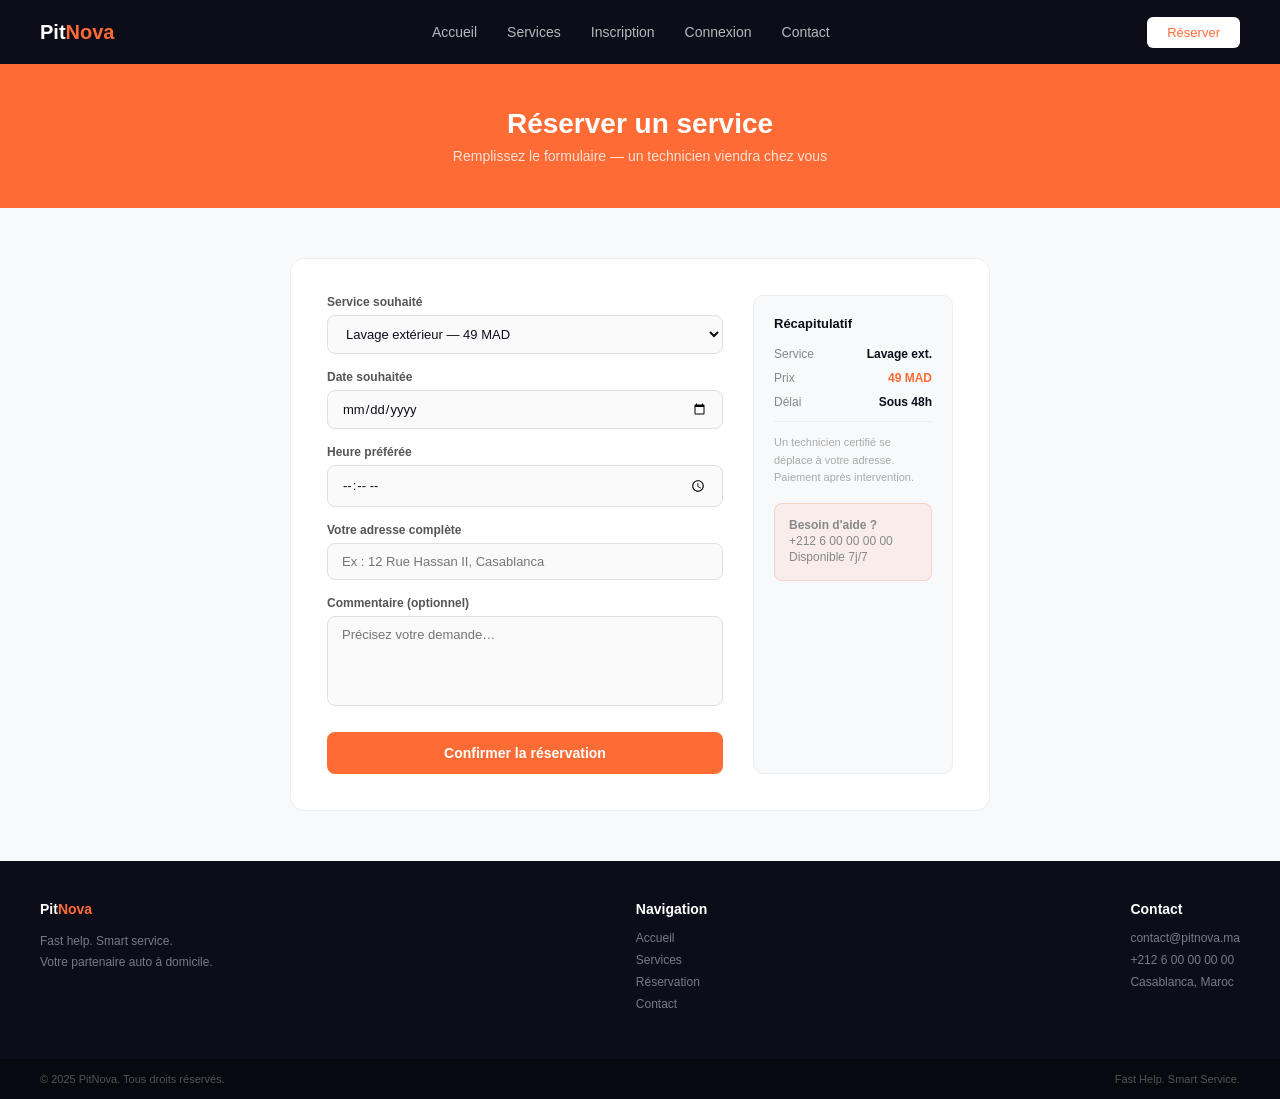
<file: booking.html>
<!DOCTYPE html>
<html lang="fr">
<head>
  <meta charset="UTF-8">
  <meta name="viewport" content="width=device-width, initial-scale=1.0">
  <title>PitNova — Réservation</title>
  <link rel="stylesheet" href="css/style.css">
</head>
<body>

  <!-- NAVIGATION -->
  <div class="nav">
    <a href="index.html" class="nav-logo">Pit<span>Nova</span></a>
    <ul>
      <li><a href="index.html">Accueil</a></li>
      <li><a href="services.html">Services</a></li>
      <li><a href="register.html">Inscription</a></li>
      <li><a href="login.html">Connexion</a></li>
      <li><a href="contact.html">Contact</a></li>
    </ul>
    <a href="booking.html" class="btn-cta" style="background-color:#fff; color:#FF6B35;">Réserver</a>
  </div>

  <!-- BANNIERE -->
  <div class="booking-banner">
    <h2>Réserver un service</h2>
    <p>Remplissez le formulaire — un technicien viendra chez vous</p>
  </div>

  <!-- FORMULAIRE RESERVATION -->
  <div class="booking-section">
    <div class="booking-box">

      <!-- FORMULAIRE GAUCHE -->
      <div class="booking-form">
        <form action="php/booking_db.php" method="POST">

          <div class="form-group">
            <p>Service souhaité</p>
            <select name="service_id" required>
              <option value="1">Lavage extérieur — 49 MAD</option>
              <option value="2">Lavage complet — 129 MAD</option>
              <option value="3">Dépannage urgent — 200 MAD</option>
              <option value="4">Révision générale — 350 MAD</option>
              <option value="5">Diagnostic électronique — 150 MAD</option>
              <option value="6">Entretien pneumatiques — 80 MAD</option>
            </select>
          </div>

          <div class="form-group">
            <p>Date souhaitée</p>
            <input type="date" name="date" required>
          </div>

          <div class="form-group">
            <p>Heure préférée</p>
            <input type="time" name="heure">
          </div>

          <div class="form-group">
            <p>Votre adresse complète</p>
            <input type="text" name="adresse" placeholder="Ex : 12 Rue Hassan II, Casablanca" required>
          </div>

          <div class="form-group">
            <p>Commentaire (optionnel)</p>
            <textarea name="commentaire" placeholder="Précisez votre demande…"></textarea>
          </div>

          <input type="submit" class="btn-full" value="Confirmer la réservation">

        </form>
      </div>

      <!-- RECAPITULATIF DROITE -->
      <div class="recap">
        <h4>Récapitulatif</h4>
        <div class="recap-row">
          <span>Service</span>
          <span>Lavage ext.</span>
        </div>
        <div class="recap-row">
          <span>Prix</span>
          <span style="color:#FF6B35; font-weight:bold;">49 MAD</span>
        </div>
        <div class="recap-row">
          <span>Délai</span>
          <span>Sous 48h</span>
        </div>
        <hr class="recap-divider">
        <p class="recap-note">Un technicien certifié se déplace à votre adresse. Paiement après intervention.</p>
        <div class="aide">
          <p class="aide-title">Besoin d'aide ?</p>
          <p>+212 6 00 00 00 00</p>
          <p>Disponible 7j/7</p>
        </div>
      </div>

    </div>
  </div>

  <!-- FOOTER -->
  <div class="footer">
    <div class="footer-col">
      <h4>Pit<span style="color:#FF6B35;">Nova</span></h4>
      <p>Fast help. Smart service.<br>Votre partenaire auto à domicile.</p>
    </div>
    <div class="footer-col">
      <h4>Navigation</h4>
      <a href="index.html">Accueil</a>
      <a href="services.html">Services</a>
      <a href="booking.html">Réservation</a>
      <a href="contact.html">Contact</a>
    </div>
    <div class="footer-col">
      <h4>Contact</h4>
      <a href="#">contact@pitnova.ma</a>
      <a href="#">+212 6 00 00 00 00</a>
      <a href="#">Casablanca, Maroc</a>
    </div>
  </div>
  <div class="footer-bottom">
    <span>© 2025 PitNova. Tous droits réservés.</span>
    <span>Fast Help. Smart Service.</span>
  </div>

  <script src="js/script.js"></script>
</body>
</html>
</file>
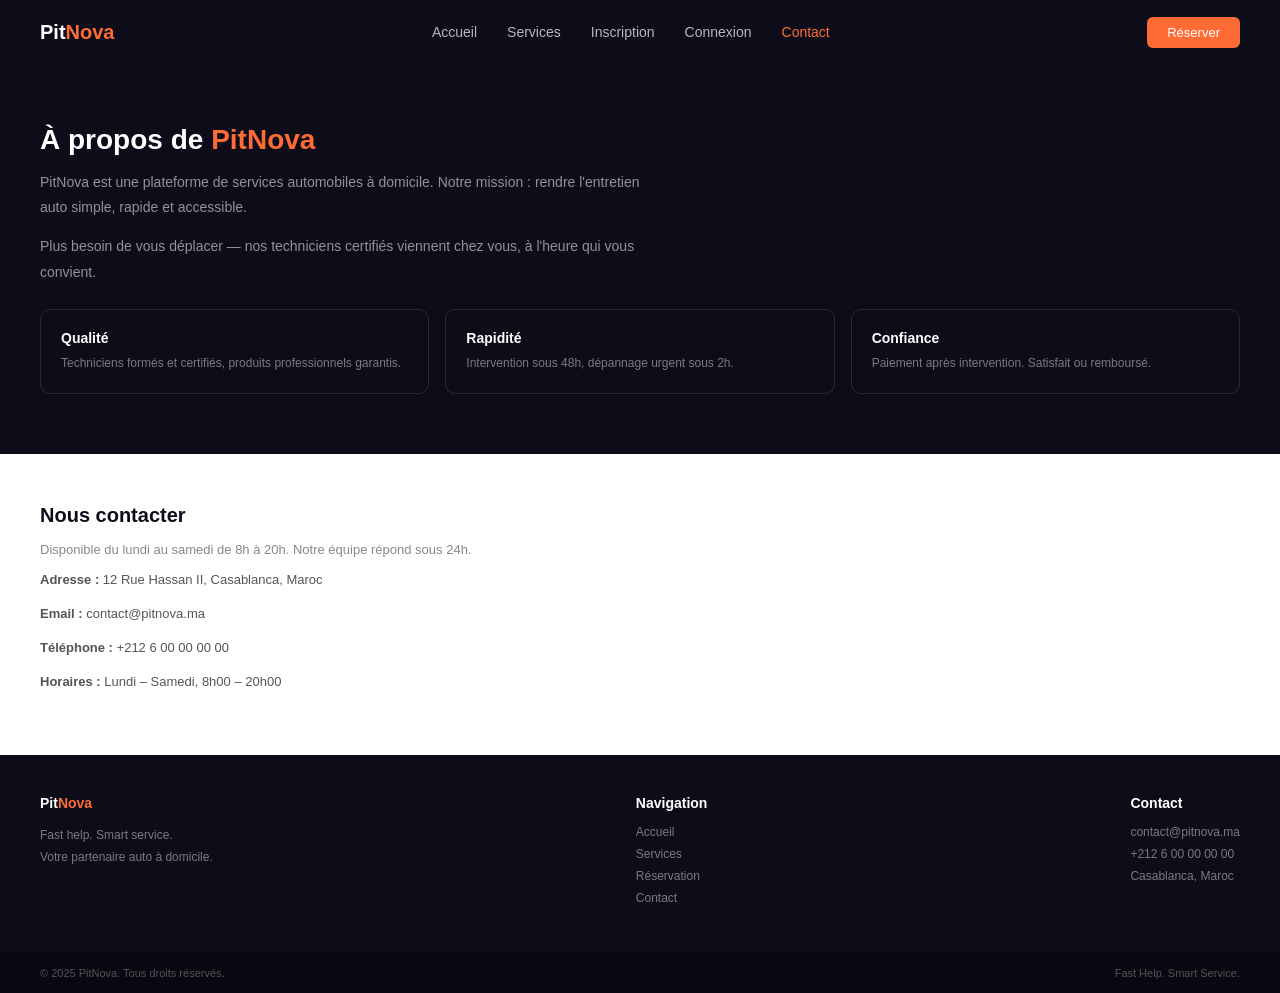
<file: contact.html>
<!DOCTYPE html>
<html lang="fr">
<head>
  <meta charset="UTF-8">
  <meta name="viewport" content="width=device-width, initial-scale=1.0">
  <title>PitNova — Contact</title>
  <link rel="stylesheet" href="css/style.css">
</head>
<body>

  <!-- NAVIGATION -->
  <div class="nav">
    <a href="index.html" class="nav-logo">Pit<span>Nova</span></a>
    <ul>
      <li><a href="index.html">Accueil</a></li>
      <li><a href="services.html">Services</a></li>
      <li><a href="register.html">Inscription</a></li>
      <li><a href="login.html">Connexion</a></li>
      <li><a href="contact.html" class="active">Contact</a></li>
    </ul>
    <a href="booking.html" class="btn-cta">Réserver</a>
  </div>

  <!-- A PROPOS -->
  <div class="about">
    <h2>À propos de <span>PitNova</span></h2>
    <p>PitNova est une plateforme de services automobiles à domicile. Notre mission : rendre l'entretien auto simple, rapide et accessible.</p>
    <p>Plus besoin de vous déplacer — nos techniciens certifiés viennent chez vous, à l'heure qui vous convient.</p>
    <div class="values-grid">
      <div class="value-card">
        <h4>Qualité</h4>
        <p>Techniciens formés et certifiés, produits professionnels garantis.</p>
      </div>
      <div class="value-card">
        <h4>Rapidité</h4>
        <p>Intervention sous 48h, dépannage urgent sous 2h.</p>
      </div>
      <div class="value-card">
        <h4>Confiance</h4>
        <p>Paiement après intervention. Satisfait ou remboursé.</p>
      </div>
    </div>
  </div>

  <!-- CONTACT INFO -->
  <div class="contact-section">
    <h3>Nous contacter</h3>
    <p>Disponible du lundi au samedi de 8h à 20h. Notre équipe répond sous 24h.</p>
    <div class="info-item">
      <p><strong>Adresse :</strong> 12 Rue Hassan II, Casablanca, Maroc</p>
    </div>
    <div class="info-item">
      <p><strong>Email :</strong> contact@pitnova.ma</p>
    </div>
    <div class="info-item">
      <p><strong>Téléphone :</strong> +212 6 00 00 00 00</p>
    </div>
    <div class="info-item">
      <p><strong>Horaires :</strong> Lundi – Samedi, 8h00 – 20h00</p>
    </div>
  </div>

  <!-- FOOTER -->
  <div class="footer">
    <div class="footer-col">
      <h4>Pit<span style="color:#FF6B35;">Nova</span></h4>
      <p>Fast help. Smart service.<br>Votre partenaire auto à domicile.</p>
    </div>
    <div class="footer-col">
      <h4>Navigation</h4>
      <a href="index.html">Accueil</a>
      <a href="services.html">Services</a>
      <a href="booking.html">Réservation</a>
      <a href="contact.html">Contact</a>
    </div>
    <div class="footer-col">
      <h4>Contact</h4>
      <a href="#">contact@pitnova.ma</a>
      <a href="#">+212 6 00 00 00 00</a>
      <a href="#">Casablanca, Maroc</a>
    </div>
  </div>
  <div class="footer-bottom">
    <span>© 2025 PitNova. Tous droits réservés.</span>
    <span>Fast Help. Smart Service.</span>
  </div>

  <script src="js/script.js"></script>
</body>
</html>
</file>
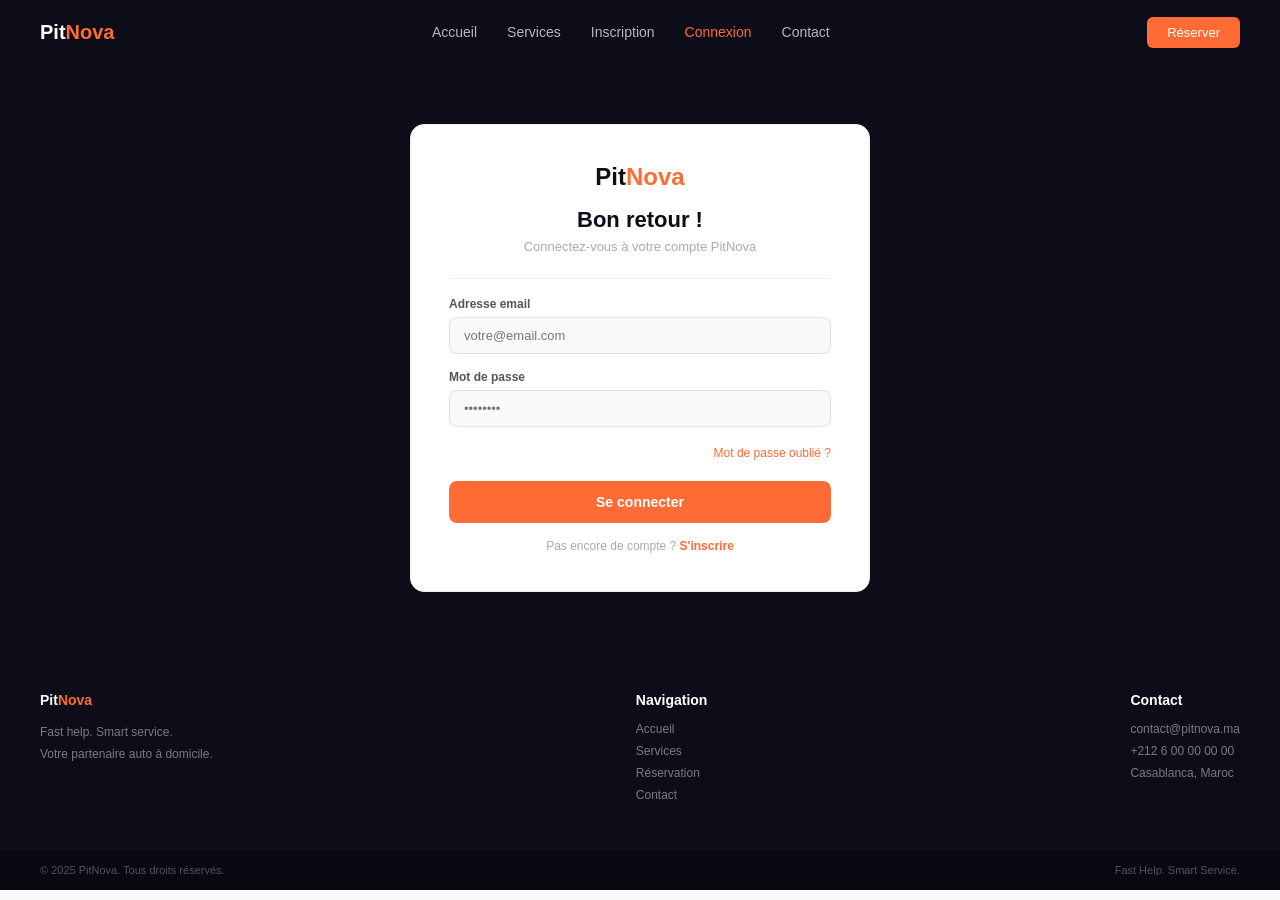
<file: login.html>
<!DOCTYPE html>
<html lang="fr">
<head>
  <meta charset="UTF-8">
  <meta name="viewport" content="width=device-width, initial-scale=1.0">
  <title>PitNova — Connexion</title>
  <link rel="stylesheet" href="css/style.css">
</head>
<body>

  <!-- NAVIGATION -->
  <div class="nav">
    <a href="index.html" class="nav-logo">Pit<span>Nova</span></a>
    <ul>
      <li><a href="index.html">Accueil</a></li>
      <li><a href="services.html">Services</a></li>
      <li><a href="register.html">Inscription</a></li>
      <li><a href="login.html" class="active">Connexion</a></li>
      <li><a href="contact.html">Contact</a></li>
    </ul>
    <a href="booking.html" class="btn-cta">Réserver</a>
  </div>

  <!-- FORMULAIRE CONNEXION -->
  <div class="form-section dark">
    <div class="form-box">

      <div class="form-logo">Pit<span>Nova</span></div>

      <h2 class="center">Bon retour !</h2>
      <p class="sub center">Connectez-vous à votre compte PitNova</p>

      <hr class="divider-line">

      <form action="php/login_db.php" method="POST">

        <div class="form-group">
          <p>Adresse email</p>
          <input type="email" name="email" placeholder="votre@email.com" required>
        </div>

        <div class="form-group">
          <p>Mot de passe</p>
          <input type="password" name="password" placeholder="••••••••" required>
        </div>

        <div class="forgot-link">
          <a href="#">Mot de passe oublié ?</a>
        </div>

        <input type="submit" class="btn-full" value="Se connecter">

      </form>

      <p class="form-link">Pas encore de compte ? <a href="register.html">S'inscrire</a></p>

    </div>
  </div>

  <!-- FOOTER -->
  <div class="footer">
    <div class="footer-col">
      <h4>Pit<span style="color:#FF6B35;">Nova</span></h4>
      <p>Fast help. Smart service.<br>Votre partenaire auto à domicile.</p>
    </div>
    <div class="footer-col">
      <h4>Navigation</h4>
      <a href="index.html">Accueil</a>
      <a href="services.html">Services</a>
      <a href="booking.html">Réservation</a>
      <a href="contact.html">Contact</a>
    </div>
    <div class="footer-col">
      <h4>Contact</h4>
      <a href="#">contact@pitnova.ma</a>
      <a href="#">+212 6 00 00 00 00</a>
      <a href="#">Casablanca, Maroc</a>
    </div>
  </div>
  <div class="footer-bottom">
    <span>© 2025 PitNova. Tous droits réservés.</span>
    <span>Fast Help. Smart Service.</span>
  </div>

  <script src="js/script.js"></script>
</body>
</html>
</file>
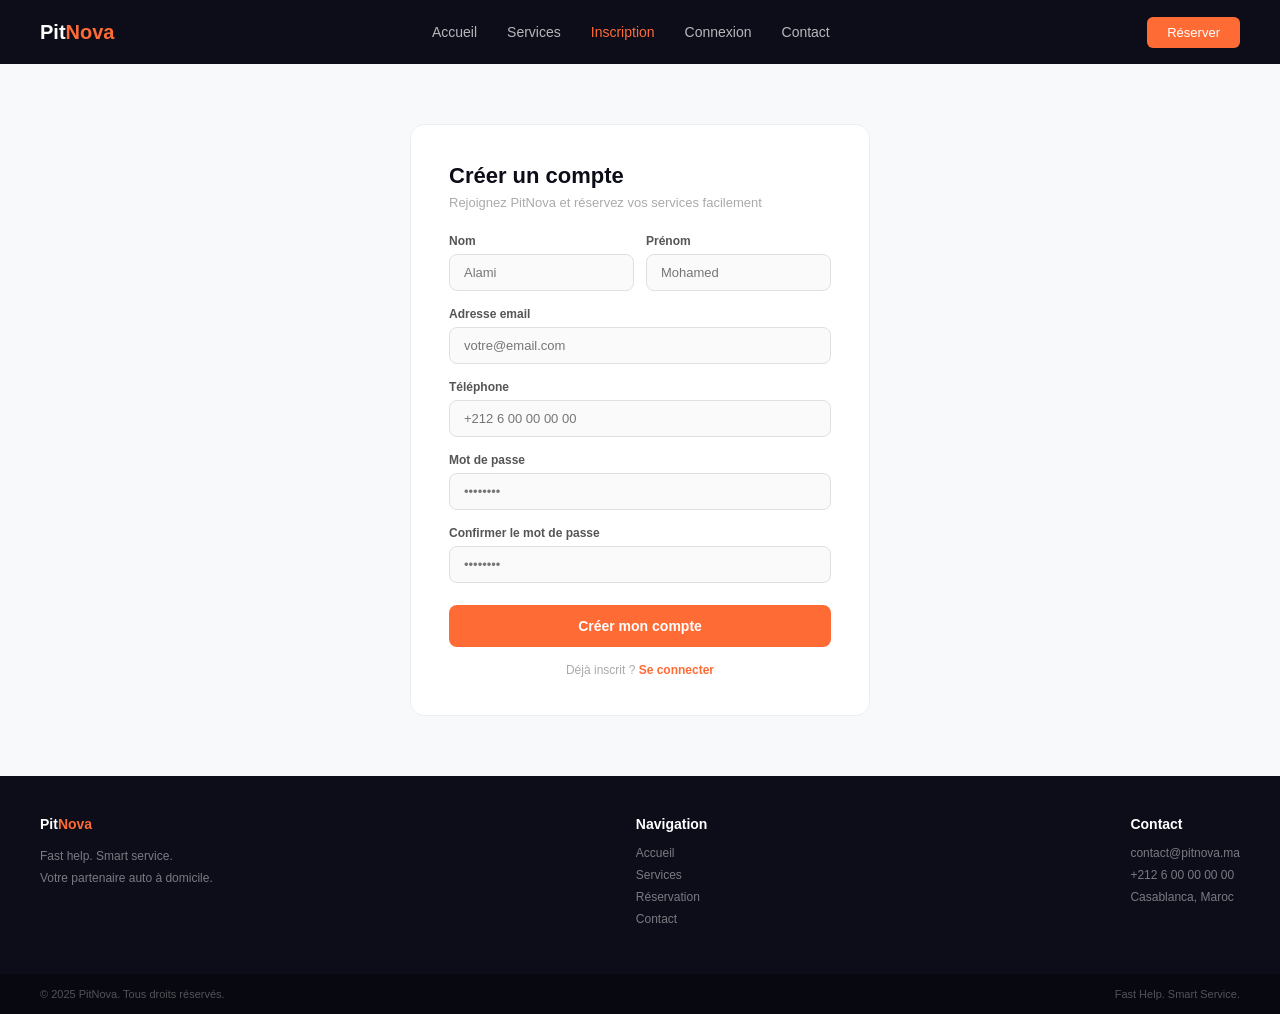
<file: register.html>
<!DOCTYPE html>
<html lang="fr">
<head>
  <meta charset="UTF-8">
  <meta name="viewport" content="width=device-width, initial-scale=1.0">
  <title>PitNova — Inscription</title>
  <link rel="stylesheet" href="css/style.css">
</head>
<body>

  <!-- NAVIGATION -->
  <div class="nav">
    <a href="index.html" class="nav-logo">Pit<span>Nova</span></a>
    <ul>
      <li><a href="index.html">Accueil</a></li>
      <li><a href="services.html">Services</a></li>
      <li><a href="register.html" class="active">Inscription</a></li>
      <li><a href="login.html">Connexion</a></li>
      <li><a href="contact.html">Contact</a></li>
    </ul>
    <a href="booking.html" class="btn-cta">Réserver</a>
  </div>

  <!-- FORMULAIRE INSCRIPTION -->
  <div class="form-section">
    <div class="form-box">
      <h2>Créer un compte</h2>
      <p class="sub">Rejoignez PitNova et réservez vos services facilement</p>

      <form action="php/register_db.php" method="POST">

        <div class="form-row">
          <div class="form-group">
            <p>Nom</p>
            <input type="text" name="nom" placeholder="Alami" required>
          </div>
          <div class="form-group">
            <p>Prénom</p>
            <input type="text" name="prenom" placeholder="Mohamed" required>
          </div>
        </div>

        <div class="form-group">
          <p>Adresse email</p>
          <input type="email" name="email" placeholder="votre@email.com" required>
        </div>

        <div class="form-group">
          <p>Téléphone</p>
          <input type="tel" name="telephone" placeholder="+212 6 00 00 00 00" required>
        </div>

        <div class="form-group">
          <p>Mot de passe</p>
          <input type="password" name="password" placeholder="••••••••" required>
        </div>

        <div class="form-group">
          <p>Confirmer le mot de passe</p>
          <input type="password" name="confirm" placeholder="••••••••" required>
        </div>

        <input type="submit" class="btn-full" value="Créer mon compte">

      </form>

      <p class="form-link">Déjà inscrit ? <a href="login.html">Se connecter</a></p>
    </div>
  </div>

  <!-- FOOTER -->
  <div class="footer">
    <div class="footer-col">
      <h4>Pit<span style="color:#FF6B35;">Nova</span></h4>
      <p>Fast help. Smart service.<br>Votre partenaire auto à domicile.</p>
    </div>
    <div class="footer-col">
      <h4>Navigation</h4>
      <a href="index.html">Accueil</a>
      <a href="services.html">Services</a>
      <a href="booking.html">Réservation</a>
      <a href="contact.html">Contact</a>
    </div>
    <div class="footer-col">
      <h4>Contact</h4>
      <a href="#">contact@pitnova.ma</a>
      <a href="#">+212 6 00 00 00 00</a>
      <a href="#">Casablanca, Maroc</a>
    </div>
  </div>
  <div class="footer-bottom">
    <span>© 2025 PitNova. Tous droits réservés.</span>
    <span>Fast Help. Smart Service.</span>
  </div>

  <script src="js/script.js"></script>
</body>
</html>
</file>
<file: css/style.css>
/* =============================================
   PITNOVA — style.css
   Couleurs : Orange #FF6B35 | Sombre #0d0d1a | Jaune #FFD166
============================================= */

/* === GLOBAL === */
* {
  margin: 0;
  padding: 0;
  box-sizing: border-box;
}

body {
  font-family: Arial, sans-serif;
  background-color: #f8f9fa;
  color: #0d0d1a;
}

/* === NAVIGATION === */
.nav {
  background-color: #0d0d1a;
  display: flex;
  align-items: center;
  justify-content: space-between;
  padding: 0 40px;
  height: 64px;
}

.nav-logo {
  color: #fff;
  font-size: 20px;
  font-weight: bold;
  text-decoration: none;
}

.nav-logo span {
  color: #FF6B35;
}

.nav ul {
  display: flex;
  list-style: none;
}

.nav ul li a {
  color: rgba(255, 255, 255, 0.7);
  text-decoration: none;
  margin: 0 15px;
  font-size: 14px;
}

.nav ul li a.active {
  color: #FF6B35;
}

.btn-cta {
  background-color: #FF6B35;
  color: #fff;
  padding: 8px 20px;
  border-radius: 6px;
  text-decoration: none;
  font-size: 13px;
}

/* === HERO === */
.hero {
  background-color: #0d0d1a;
  padding: 80px 40px;
  text-align: center;
}

.hero h1 {
  color: #fff;
  font-size: 40px;
  margin-bottom: 16px;
  line-height: 1.3;
}

.hero h1 span {
  color: #FF6B35;
}

.hero p {
  color: #fff;
  opacity: 0.6;
  font-size: 15px;
  margin-bottom: 28px;
}

.hero-btns {
  display: flex;
  gap: 12px;
  justify-content: center;
}

.btn-primary {
  background-color: #FF6B35;
  color: #fff;
  padding: 12px 28px;
  border-radius: 8px;
  text-decoration: none;
  font-size: 14px;
}

.btn-outline {
  background-color: transparent;
  color: #fff;
  border: 1px solid rgba(255, 255, 255, 0.4);
  padding: 12px 28px;
  border-radius: 8px;
  text-decoration: none;
  font-size: 14px;
}

/* === STATS === */
.stats {
  background-color: #FF6B35;
  display: flex;
  justify-content: space-around;
  padding: 20px 40px;
}

.stat-item {
  text-align: center;
}

.stat-num {
  font-size: 24px;
  font-weight: bold;
  color: #fff;
  display: block;
}

.stat-lbl {
  font-size: 11px;
  color: #fff;
  opacity: 0.8;
  display: block;
}

/* === SERVICES === */
.services {
  background-color: #f8f9fa;
  padding: 60px 40px;
  text-align: center;
}

.services h2 {
  color: #0d0d1a;
  font-size: 28px;
  margin-bottom: 10px;
}

.services p.sub {
  color: #888;
  font-size: 14px;
  margin-bottom: 30px;
}

.cards-grid {
  display: flex;
  gap: 20px;
  justify-content: center;
  flex-wrap: wrap;
}

.card {
  background-color: #fff;
  border: 1px solid #eee;
  border-radius: 12px;
  width: 220px;
  overflow: hidden;
  text-align: left;
}

.card img {
  width: 100%;
  height: 130px;
  object-fit: cover;
}

.card-img-placeholder {
  width: 100%;
  height: 130px;
  background-color: #e9ecef;
  display: flex;
  align-items: center;
  justify-content: center;
  color: #aaa;
  font-size: 12px;
}

.card h3 {
  color: #0d0d1a;
  font-size: 15px;
  margin: 12px 16px 6px;
}

.card p {
  color: #888;
  font-size: 12px;
  margin: 0 16px 10px;
  line-height: 1.5;
}

.prix {
  color: #FF6B35;
  font-size: 17px;
  font-weight: bold;
  margin: 0 16px;
  display: block;
}

.btn-sm {
  background-color: #0d0d1a;
  color: #fff;
  padding: 8px 16px;
  border-radius: 6px;
  text-decoration: none;
  font-size: 12px;
  margin: 10px 16px 16px;
  display: inline-block;
}

/* === PAGE BANNER === */
.page-banner {
  background-color: #0d0d1a;
  padding: 50px 40px;
  text-align: center;
}

.page-banner h2 {
  color: #fff;
  font-size: 30px;
  margin-top: 10px;
}

.page-banner h2 span {
  color: #FF6B35;
}

.page-banner p {
  color: rgba(255, 255, 255, 0.55);
  font-size: 14px;
  margin-top: 8px;
}

.tag {
  background-color: rgba(255, 107, 53, 0.12);
  color: #FF6B35;
  font-size: 11px;
  padding: 4px 14px;
  border-radius: 20px;
  border: 1px solid rgba(255, 107, 53, 0.4);
  display: inline-block;
}

/* === ABOUT === */
.about {
  background-color: #0d0d1a;
  padding: 60px 40px;
}

.about h2 {
  color: #fff;
  font-size: 28px;
  margin-bottom: 14px;
}

.about h2 span {
  color: #FF6B35;
}

.about p {
  color: rgba(255, 255, 255, 0.55);
  font-size: 14px;
  line-height: 1.8;
  margin-bottom: 14px;
  max-width: 600px;
}

.values-grid {
  display: flex;
  gap: 16px;
  margin-top: 24px;
}

.value-card {
  border: 1px solid rgba(255, 255, 255, 0.12);
  border-radius: 10px;
  padding: 20px;
  flex: 1;
}

.value-card h4 {
  color: #fff;
  font-size: 14px;
  margin-bottom: 8px;
}

.value-card p {
  color: rgba(255, 255, 255, 0.45);
  font-size: 12px;
  line-height: 1.6;
  margin-bottom: 0;
}

/* === CONTACT INFO === */
.contact-section {
  background-color: #fff;
  padding: 50px 40px;
}

.contact-section h3 {
  font-size: 20px;
  color: #0d0d1a;
  margin-bottom: 12px;
}

.contact-section p {
  font-size: 13px;
  color: #888;
  margin-bottom: 8px;
  line-height: 1.7;
}

.info-item {
  display: flex;
  gap: 10px;
  margin-bottom: 12px;
  align-items: flex-start;
}

.info-item p {
  font-size: 13px;
  color: #555;
  margin: 0;
}

/* === FORMULAIRES === */
.form-section {
  background-color: #f8f9fa;
  padding: 60px 40px;
  display: flex;
  justify-content: center;
}

.form-section.dark {
  background-color: #0d0d1a;
}

.form-box {
  background-color: #fff;
  border: 1px solid #eee;
  border-radius: 14px;
  padding: 38px;
  width: 460px;
}

.form-box h2 {
  font-size: 22px;
  color: #0d0d1a;
  margin-bottom: 6px;
  text-align: left;
}

.form-box h2.center {
  text-align: center;
}

.form-box p.sub {
  font-size: 13px;
  color: #aaa;
  margin-bottom: 24px;
  text-align: left;
}

.form-box p.sub.center {
  text-align: center;
}

.form-logo {
  text-align: center;
  font-size: 24px;
  font-weight: bold;
  color: #0d0d1a;
  margin-bottom: 16px;
}

.form-logo span {
  color: #FF6B35;
}

.divider-line {
  height: 1px;
  background-color: #eee;
  border: none;
  margin: 18px 0;
}

.form-group {
  margin-bottom: 16px;
  text-align: left;
}

.form-group p {
  font-size: 12px;
  color: #555;
  font-weight: bold;
  margin-bottom: 6px;
}

.form-group input,
.form-group select,
.form-group textarea {
  width: 100%;
  padding: 10px 14px;
  border: 1px solid #e0e0e0;
  border-radius: 8px;
  font-size: 13px;
  color: #0d0d1a;
  background-color: #fafafa;
  font-family: Arial, sans-serif;
}

.form-group textarea {
  height: 90px;
  resize: none;
}

.form-row {
  display: flex;
  gap: 12px;
}

.form-row .form-group {
  flex: 1;
}

.btn-full {
  width: 100%;
  background-color: #FF6B35;
  color: #fff;
  border: none;
  padding: 13px;
  border-radius: 8px;
  font-size: 14px;
  font-weight: bold;
  cursor: pointer;
  margin-top: 6px;
}

.forgot-link {
  text-align: right;
  margin-bottom: 14px;
}

.forgot-link a {
  font-size: 12px;
  color: #FF6B35;
  text-decoration: none;
}

.form-link {
  text-align: center;
  font-size: 12px;
  color: #aaa;
  margin-top: 16px;
}

.form-link a {
  color: #FF6B35;
  text-decoration: none;
  font-weight: bold;
}

/* === BOOKING BANNER === */
.booking-banner {
  background-color: #FF6B35;
  padding: 44px 40px;
  text-align: center;
}

.booking-banner h2 {
  color: #fff;
  font-size: 28px;
}

.booking-banner p {
  color: rgba(255, 255, 255, 0.8);
  font-size: 14px;
  margin-top: 8px;
}

/* === BOOKING BOX === */
.booking-section {
  background-color: #f8f9fa;
  padding: 50px 40px;
  display: flex;
  justify-content: center;
}

.booking-box {
  background-color: #fff;
  border: 1px solid #eee;
  border-radius: 14px;
  padding: 36px;
  width: 700px;
  display: flex;
  gap: 30px;
}

.booking-form {
  flex: 1;
}

.recap {
  background-color: #f8f9fa;
  border: 1px solid #eee;
  border-radius: 10px;
  padding: 20px;
  width: 200px;
  flex-shrink: 0;
}

.recap h4 {
  font-size: 13px;
  color: #0d0d1a;
  margin-bottom: 16px;
  font-weight: bold;
}

.recap-row {
  display: flex;
  justify-content: space-between;
  margin-bottom: 10px;
}

.recap-row span:first-child {
  font-size: 12px;
  color: #888;
}

.recap-row span:last-child {
  font-size: 12px;
  color: #0d0d1a;
  font-weight: bold;
}

.recap-divider {
  height: 1px;
  background-color: #eee;
  border: none;
  margin: 12px 0;
}

.recap-note {
  font-size: 11px;
  color: #aaa;
  line-height: 1.6;
}

.aide {
  background-color: rgba(255, 107, 53, 0.08);
  border: 1px solid rgba(255, 107, 53, 0.2);
  border-radius: 8px;
  padding: 14px;
  margin-top: 16px;
}

.aide-title {
  font-size: 12px;
  color: #FF6B35;
  font-weight: bold;
  margin-bottom: 6px;
}

.aide p {
  font-size: 12px;
  color: #888;
  margin-bottom: 2px;
}

/* === FOOTER === */
.footer {
  background-color: #0d0d1a;
  padding: 40px;
  display: flex;
  justify-content: space-between;
  gap: 40px;
}

.footer-col h4 {
  color: #fff;
  font-size: 14px;
  margin-bottom: 14px;
}

.footer-col a {
  color: rgba(255, 255, 255, 0.45);
  font-size: 12px;
  text-decoration: none;
  display: block;
  margin-bottom: 8px;
}

.footer-col p {
  color: rgba(255, 255, 255, 0.45);
  font-size: 12px;
  line-height: 1.8;
}

.footer-bottom {
  background-color: #080810;
  padding: 14px 40px;
  display: flex;
  justify-content: space-between;
  align-items: center;
}

.footer-bottom span {
  color: rgba(255, 255, 255, 0.3);
  font-size: 11px;
}
</file>
